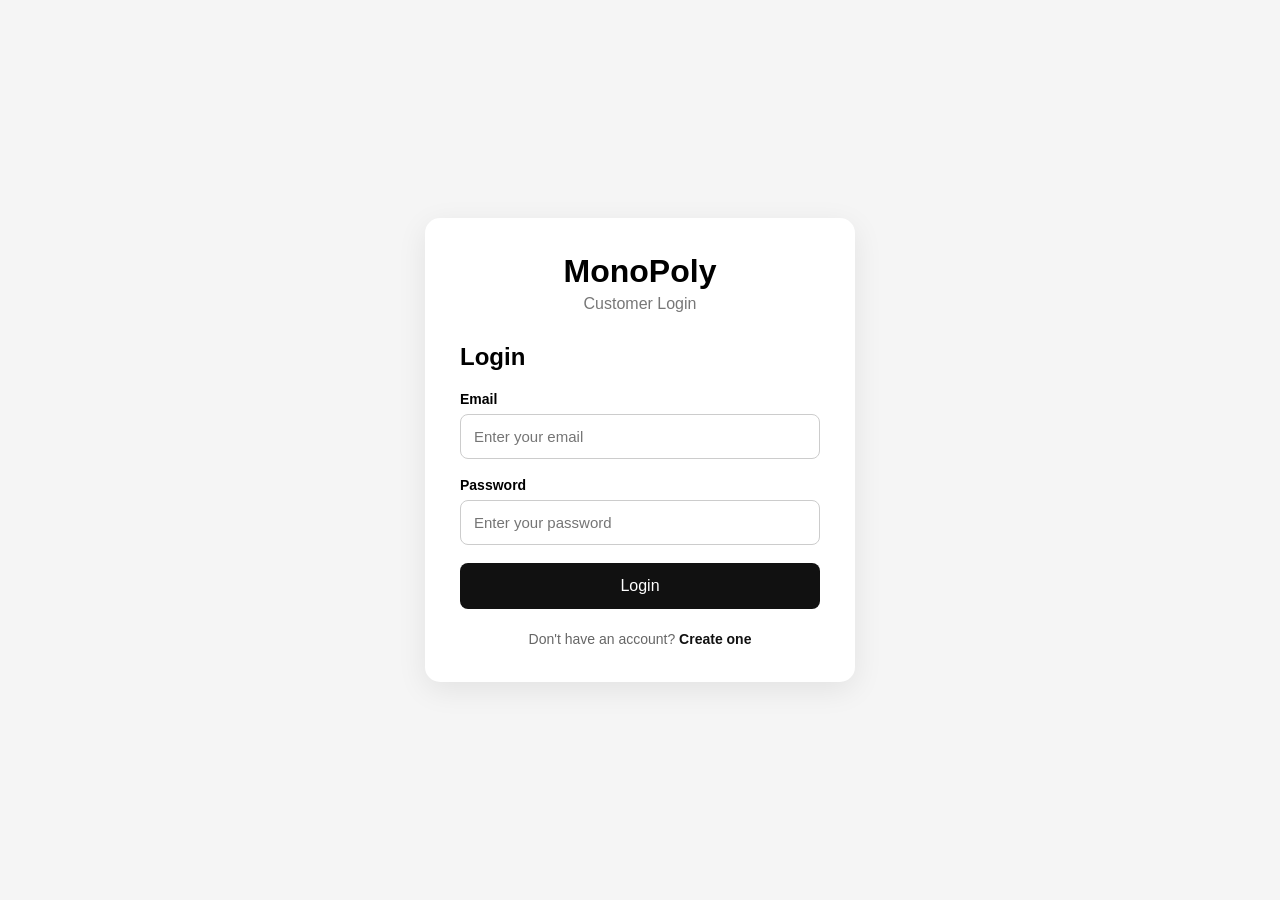
<file: login.html>
<!DOCTYPE html>
<html lang="en">
<head>
    <meta charset="UTF-8">
    <meta name="viewport" content="width=device-width, initial-scale=1.0">

    <title>KAKA - Login</title>

    <style>
        * {
            box-sizing: border-box;
        }

        body {
            margin: 0;
            min-height: 100vh;
            font-family: Arial, sans-serif;
            background: #f5f5f5;
            display: flex;
            align-items: center;
            justify-content: center;
            padding: 20px;
        }

        .login-box {
            width: 100%;
            max-width: 430px;
            background: white;
            padding: 35px;
            border-radius: 15px;
            box-shadow: 0 8px 30px rgba(0, 0, 0, 0.08);
        }

        .logo {
            text-align: center;
            font-size: 32px;
            font-weight: bold;
            margin-bottom: 5px;
        }

        .subtitle {
            text-align: center;
            color: #777;
            margin-bottom: 30px;
        }

        h2 {
            margin-bottom: 20px;
        }

        label {
            display: block;
            margin-bottom: 7px;
            font-size: 14px;
            font-weight: bold;
        }

        input {
            width: 100%;
            padding: 13px;
            border: 1px solid #ccc;
            border-radius: 8px;
            font-size: 15px;
            margin-bottom: 18px;
            outline: none;
        }

        input:focus {
            border-color: #111;
        }

        button {
            width: 100%;
            padding: 14px;
            background: #111;
            color: white;
            border: none;
            border-radius: 8px;
            font-size: 16px;
            cursor: pointer;
        }

        button:hover {
            background: #333;
        }

        button:disabled {
            background: #888;
            cursor: not-allowed;
        }

        .message {
            margin-top: 15px;
            padding: 10px;
            border-radius: 7px;
            display: none;
            font-size: 14px;
        }

        .message.error {
            display: block;
            background: #ffe5e5;
            color: #a00000;
        }

        .message.success {
            display: block;
            background: #e5f7e8;
            color: #176b25;
        }

        .signup-link {
            text-align: center;
            margin-top: 22px;
            font-size: 14px;
            color: #666;
        }

        .signup-link a {
            color: #111;
            font-weight: bold;
            text-decoration: none;
        }

        .signup-link a:hover {
            text-decoration: underline;
        }
    </style>
</head>

<body>

<div class="login-box">

    <div class="logo">
        <span data-store-name></span>
    </div>

    <div class="subtitle">
        Customer Login
    </div>

    <h2>
        Login
    </h2>

    <form id="loginForm">

        <label for="email">
            Email
        </label>

        <input
            type="email"
            id="email"
            placeholder="Enter your email"
            required
        >


        <label for="password">
            Password
        </label>

        <input
            type="password"
            id="password"
            placeholder="Enter your password"
            required
        >


        <button
            type="submit"
            id="loginButton"
        >
            Login
        </button>

    </form>


    <div
        id="message"
        class="message"
    ></div>


    <div class="signup-link">

        Don't have an account?

        <a href="sign up.html">
            Create one
        </a>

    </div>

</div>

<script src="store-config.js"></script>
<script>

    const SUPABASE_URL =
        "https://oikdlfdviruwwukwosmn.supabase.co";

    const SUPABASE_KEY =
        "sb_publishable_bMEfqkt2eZPBiNDXY8gbEA_okVZKsLU";


    const loginForm =
        document.getElementById(
            "loginForm"
        );

    const loginButton =
        document.getElementById(
            "loginButton"
        );

    const message =
        document.getElementById(
            "message"
        );


    function showMessage(
        text,
        type
    ) {

        message.textContent =
            text;

        message.className =
            "message " + type;
    }


    loginForm.addEventListener(
        "submit",
        async event => {

            event.preventDefault();


            const email =
                document
                    .getElementById("email")
                    .value
                    .trim();

            const password =
                document
                    .getElementById("password")
                    .value;


            loginButton.disabled =
                true;

            loginButton.textContent =
                "Logging in...";


            try {

                const response =
                    await fetch(
                        SUPABASE_URL +
                        "/auth/v1/token?grant_type=password",
                        {
                            method: "POST",

                            headers: {
                                "Content-Type":
                                    "application/json",

                                apikey:
                                    SUPABASE_KEY
                            },

                            body:
                                JSON.stringify({
                                    email:
                                        email,

                                    password:
                                        password
                                })
                        }
                    );


                const data =
                    await response.json();


                if (!response.ok) {
 
                    throw new Error(
                        data.error_description ||
                        data.msg ||
                        data.message ||
                        "Invalid email or password."
                    );
                }


                /*
                    Save the Supabase session.
                    We will use this later when
                    sending messages.
                */

                localStorage.setItem(
                    "kaka_access_token",
                    data.access_token
                );

                localStorage.setItem(
                    "kaka_refresh_token",
                    data.refresh_token
                );

                localStorage.setItem(
                    "kaka_user",
                    JSON.stringify(
                        data.user
                    )
                );


                showMessage(
                    "Login successful! Opening catalogue...",
                    "success"
                );


               setTimeout(() => {
    sessionStorage.setItem("kaka_login_completed", "true");
    window.location.replace("user.html");
}, 800);


            } catch (error) {

                console.error(error);

                showMessage(
                    error.message,
                    "error"
                );

            } finally {

                loginButton.disabled =
                    false;

                loginButton.textContent =
                    "Login";
            }

        }
    );

</script>

</body>
</html>
</file>
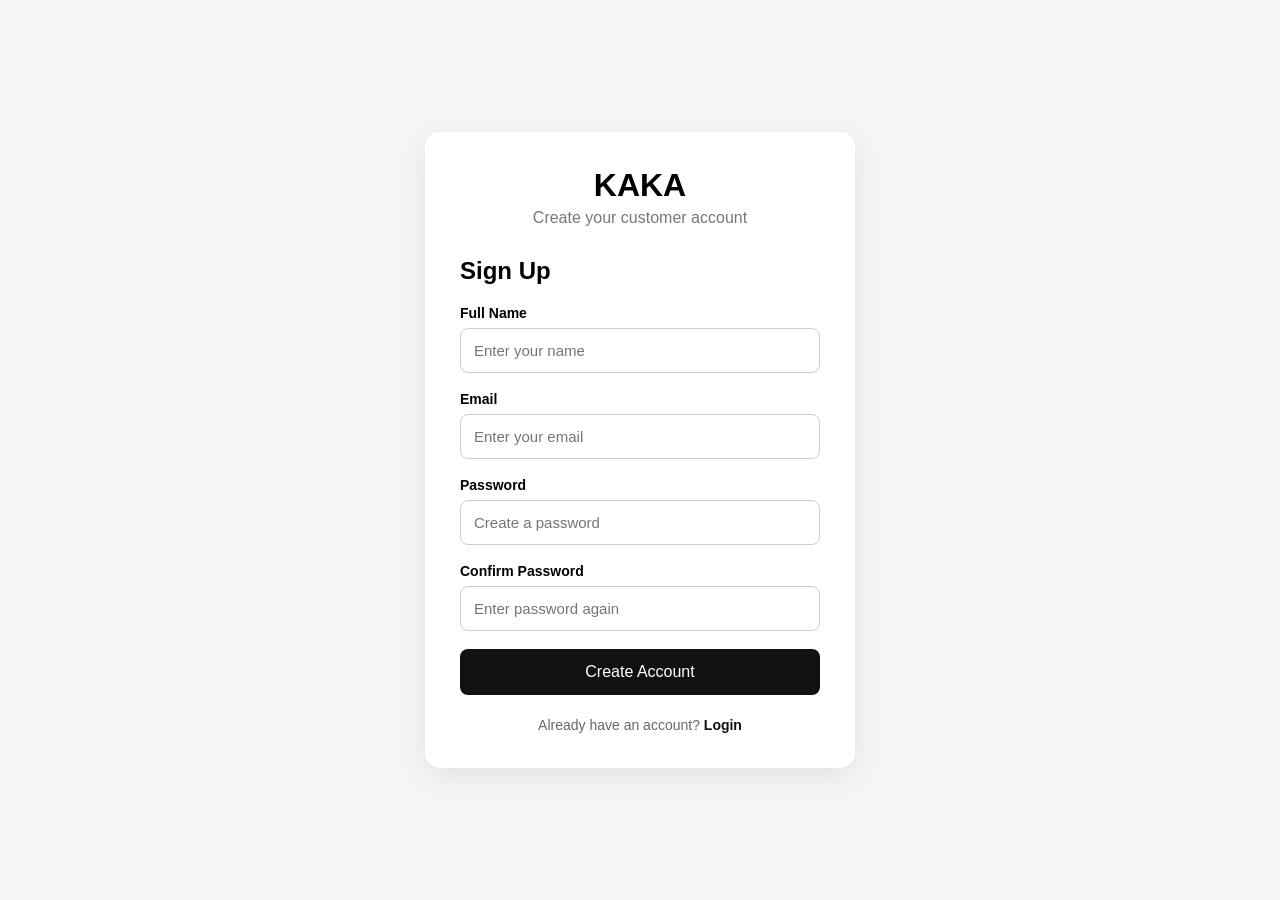
<file: sign up.html>
<!DOCTYPE html>
<html lang="en">
<head>
    <meta charset="UTF-8">
    <meta name="viewport" content="width=device-width, initial-scale=1.0">

    <title>KAKA - Sign Up</title>

    <style>
        * {
            box-sizing: border-box;
        }

        body {
            margin: 0;
            min-height: 100vh;
            font-family: Arial, sans-serif;
            background: #f5f5f5;
            display: flex;
            align-items: center;
            justify-content: center;
            padding: 20px;
        }

        .signup-box {
            width: 100%;
            max-width: 430px;
            background: white;
            padding: 35px;
            border-radius: 15px;
            box-shadow: 0 8px 30px rgba(0, 0, 0, 0.08);
        }

        .logo {
            text-align: center;
            font-size: 32px;
            font-weight: bold;
            margin-bottom: 5px;
        }

        .subtitle {
            text-align: center;
            color: #777;
            margin-bottom: 30px;
        }

        h2 {
            margin-bottom: 20px;
        }

        label {
            display: block;
            margin-bottom: 7px;
            font-size: 14px;
            font-weight: bold;
        }

        input {
            width: 100%;
            padding: 13px;
            border: 1px solid #ccc;
            border-radius: 8px;
            font-size: 15px;
            margin-bottom: 18px;
            outline: none;
        }

        input:focus {
            border-color: #111;
        }

        button {
            width: 100%;
            padding: 14px;
            background: #111;
            color: white;
            border: none;
            border-radius: 8px;
            font-size: 16px;
            cursor: pointer;
        }

        button:hover {
            background: #333;
        }

        button:disabled {
            background: #888;
            cursor: not-allowed;
        }

        .message {
            margin-top: 15px;
            padding: 10px;
            border-radius: 7px;
            display: none;
            font-size: 14px;
        }

        .message.error {
            display: block;
            background: #ffe5e5;
            color: #a00000;
        }

        .message.success {
            display: block;
            background: #e5f7e8;
            color: #176b25;
        }

        .login-link {
            text-align: center;
            margin-top: 22px;
            font-size: 14px;
            color: #666;
        }

        .login-link a {
            color: #111;
            font-weight: bold;
            text-decoration: none;
        }

        .login-link a:hover {
            text-decoration: underline;
        }
    </style>
</head>

<body>

<div class="signup-box">

    <div class="logo">
        KAKA
    </div>

    <div class="subtitle">
        Create your customer account
    </div>

    <h2>
        Sign Up
    </h2>

    <form id="signupForm">

        <label for="name">
            Full Name
        </label>

        <input
            type="text"
            id="name"
            placeholder="Enter your name"
            required
        >


        <label for="email">
            Email
        </label>

        <input
            type="email"
            id="email"
            placeholder="Enter your email"
            required
        >


        <label for="password">
            Password
        </label>

        <input
            type="password"
            id="password"
            placeholder="Create a password"
            minlength="6"
            required
        >


        <label for="confirmPassword">
            Confirm Password
        </label>

        <input
            type="password"
            id="confirmPassword"
            placeholder="Enter password again"
            minlength="6"
            required
        >


        <button
            type="submit"
            id="signupButton"
        >
            Create Account
        </button>

    </form>


    <div
        id="message"
        class="message"
    ></div>


    <div class="login-link">

        Already have an account?

        <a href="login.html">
            Login
        </a>

    </div>

</div>


<script>

    const SUPABASE_URL =
        "https://oikdlfdviruwwukwosmn.supabase.co";

    const SUPABASE_KEY =
        "sb_publishable_bMEfqkt2eZPBiNDXY8gbEA_okVZKsLU";


    const signupForm =
        document.getElementById(
            "signupForm"
        );

    const signupButton =
        document.getElementById(
            "signupButton"
        );

    const message =
        document.getElementById(
            "message"
        );


    function showMessage(
        text,
        type
    ) {

        message.textContent =
            text;

        message.className =
            "message " + type;
    }


    signupForm.addEventListener(
        "submit",
        async event => {

            event.preventDefault();


            const name =
                document
                    .getElementById("name")
                    .value
                    .trim();

            const email =
                document
                    .getElementById("email")
                    .value
                    .trim();

            const password =
                document
                    .getElementById("password")
                    .value;

            const confirmPassword =
                document
                    .getElementById(
                        "confirmPassword"
                    )
                    .value;


            if (!name) {

                showMessage(
                    "Please enter your name.",
                    "error"
                );

                return;
            }


            if (
                password !==
                confirmPassword
            ) {

                showMessage(
                    "Passwords do not match.",
                    "error"
                );

                return;
            }


            if (password.length < 6) {

                showMessage(
                    "Password must be at least 6 characters.",
                    "error"
                );

                return;
            }


            signupButton.disabled =
                true;

            signupButton.textContent =
                "Creating account...";


            try {

                const response =
                    await fetch(
                        SUPABASE_URL +
                        "/auth/v1/signup",
                        {
                            method: "POST",

                            headers: {
                                "Content-Type":
                                    "application/json",

                                apikey:
                                    SUPABASE_KEY
                            },

                            body:
                                JSON.stringify({
                                    email:
                                        email,

                                    password:
                                        password,

                                    data: {
                                        full_name:
                                            name
                                    }
                                })
                        }
                    );


                const data =
                    await response.json();


                if (!response.ok) {

                    throw new Error(
                        data.msg ||
                        data.message ||
                        data.error_description ||
                        "Unable to create account."
                    );
                }


                /*
                    Supabase may require
                    email confirmation depending
                    on your project settings.
                */

                showMessage(
                    "Account created successfully! Check your email if verification is required.",
                    "success"
                );


                signupForm.reset();


                setTimeout(
                    () => {

                        window.location.href =
                            "login.html";

                    },
                    2500
                );


            } catch (error) {

                console.error(error);

                showMessage(
                    error.message,
                    "error"
                );

            } finally {

                signupButton.disabled =
                    false;

                signupButton.textContent =
                    "Create Account";
            }

        }
    );

</script>

</body>
</html>
</file>
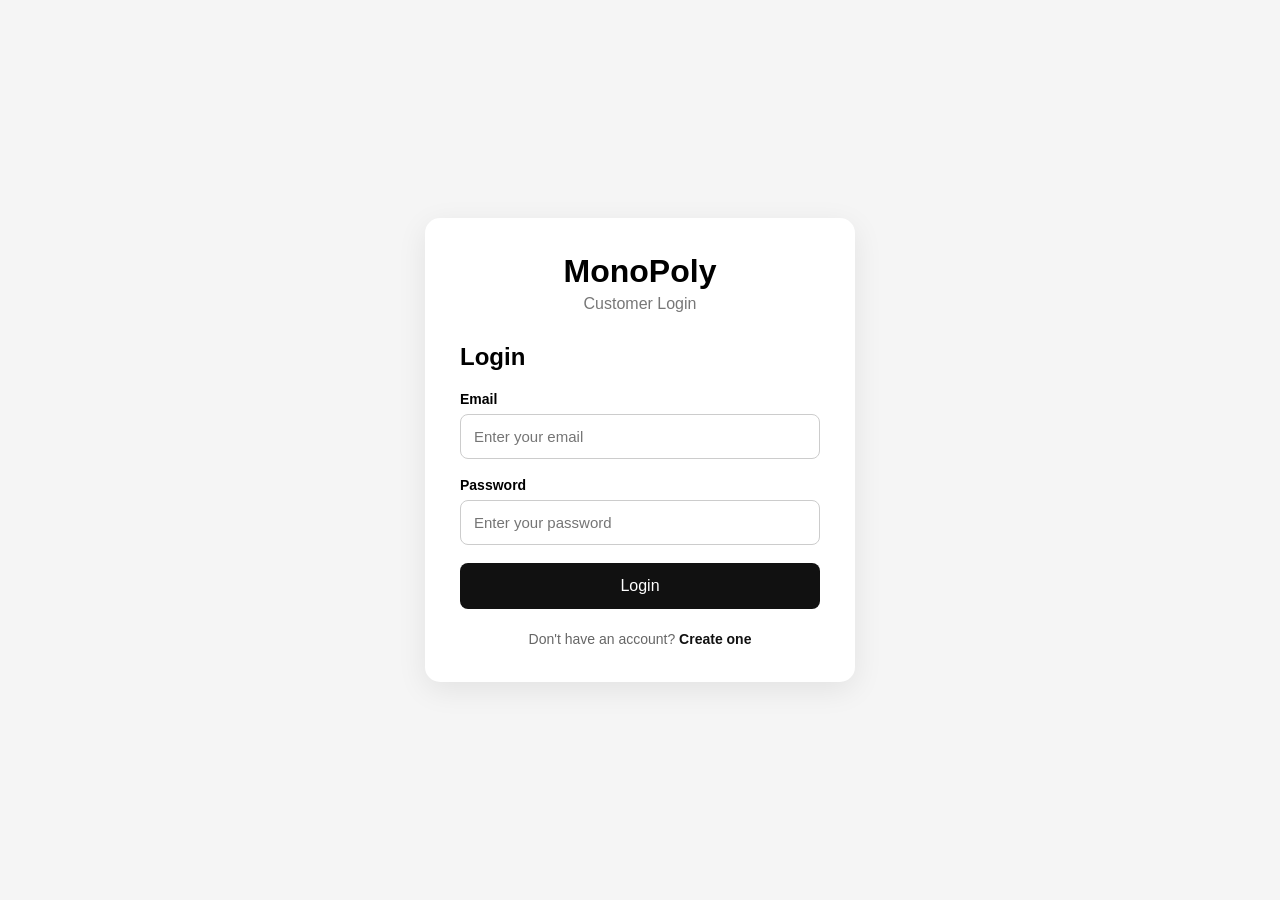
<file: user.html>
<!DOCTYPE html>
<html lang="en">
<head>
<meta charset="UTF-8">
<meta name="viewport" content="width=device-width, initial-scale=1.0">
<title>KAKA Product Catalogue</title>
<link rel="stylesheet" href="user.css">
</head>
<body>

<header>
    <div class="header-left">
        <div class="logo" data-store-name></div>
        <div class="subtitle">Where Style Meets Your Imagination</div>
    </div>
    <div class="header-right">
        <button class="header-button" id="myMessagesButton" type="button">
            My Messages
            <span id="messageBadge" class="message-badge">0</span>
        </button>
        <button type="button" class="header-button dark" id="logoutButton">Logout</button>
    </div>
</header>

<div class="search-area">
    <input type="text" id="searchInput" placeholder="Search products...">
</div>

<div class="main-container">
    <div id="filterOverlay" class="filter-overlay"></div>

    <aside id="filtersSidebar" class="filters">
        <div class="filters-header">
            <h2>Filters</h2>
            <button id="closeFilters" class="close-filters" type="button" aria-label="Close filters">×</button>
        </div>

        <div class="filter-group">
            <label for="brandFilter">Brand</label>
            <select id="brandFilter">
                <option value="">All Brands</option>
            </select>
        </div>

        <div class="filter-group">
            <label for="categoryFilter">Category</label>
            <select id="categoryFilter">
                <option value="">All Categories</option>
            </select>
        </div>

        <div class="filter-group">
            <label for="genderFilter">Gender</label>
            <select id="genderFilter">
                <option value="">All</option>
            </select>
        </div>

        <div class="filter-group">
            <label for="sizeFilter">Size</label>
            <select id="sizeFilter">
                <option value="">All Sizes</option>
            </select>
        </div>

        <div class="filter-group">
            <label for="colourFilter">Colour</label>
            <select id="colourFilter">
                <option value="">All Colours</option>
            </select>
        </div>

        <div class="filter-group">
            <label>Price Range</label>
            <div class="price-row">
                <input type="number" id="minPrice" placeholder="Min ₹" min="0">
                <input type="number" id="maxPrice" placeholder="Max ₹" min="0">
            </div>
        </div>

        <button id="clearFilters" type="button">Clear Filters</button>
    </aside>

    <main class="products-area">
        <div class="products-top">
            <div class="products-top-left">
                <div id="productCount">Loading products...</div>
                <button id="openFilters" class="filters-button" type="button">☰ Filters</button>
            </div>

            <div class="sort-area">
                <label for="sortSelect">Sort:</label>
                <select id="sortSelect">
                    <option value="newest">Newest first</option>
                    <option value="price-low">Price: Low → High</option>
                    <option value="price-high">Price: High → Low</option>
                    <option value="name-az">Name: A → Z</option>
                    <option value="name-za">Name: Z → A</option>
                </select>
            </div>
        </div>

        <div id="productGrid" class="product-grid"></div>
    </main>
</div>

<!-- PRODUCT MODAL -->
<div id="productModal" class="modal">
    <div class="modal-content">
        <button class="close-modal" id="closeModal" type="button">×</button>

        <div class="gallery">
            <div class="main-gallery-image">
                <img id="modalMainImage" src="" alt="Product image">
                <button class="gallery-button prev" id="prevImage" type="button">‹</button>
                <button class="gallery-button next" id="nextImage" type="button">›</button>
                <div class="gallery-counter" id="galleryCounter">1 / 1</div>
            </div>
            <div class="thumbnails" id="thumbnailContainer"></div>
        </div>

        <div class="product-details">
            <div class="detail-brand" id="modalBrand"></div>
            <h1 class="detail-name" id="modalName"></h1>
            <div class="detail-price" id="modalPrice"></div>
            <div class="detail-meta" id="modalMeta"></div>

            <div class="size-section" id="sizeSection">
                <h3>Select Size</h3>
                <div class="size-buttons" id="sizeButtons"></div>
                <div class="stock-message" id="stockMessage"></div>
            </div>

            <div class="description" id="modalDescription"></div>

            <div class="message-section" id="messageSection">
                <h3>Enquire About This Product</h3>
                <div class="message-subtitle" id="messageSubtitle">
                    <p>Send a message to the</p> <span data-store-name></span> <p>  team about this product.</p>
                </div>
                <div id="messageArea"></div>
            </div>
        </div>
    </div>
</div>

<!-- MY MESSAGES MODAL -->
<div id="messagesModal" class="messages-modal">
    <div class="messages-content">
        <div class="messages-header">
            <h2>My Messages</h2>
            <div style="display:flex; gap:8px; align-items:center;">
                <button class="refresh-messages" id="refreshMessagesButton" type="button">Refresh</button>
                <button class="close-messages" id="closeMessagesButton" type="button">×</button>
            </div>
        </div>

        <div id="myMessagesArea">Loading...</div>
        
        <div class="reply-box-container">
            <textarea id="replyInput" class="reply-input" placeholder="Write a reply..."></textarea>
            <button id="sendReplyButton" class="reply-send-button">Send Reply</button>
        </div>
    </div>
</div>

<!-- Floating Chat Widget -->
<div id="chatWidget" class="chat-widget-container">
    <button type="button" id="chatBubbleBtn" class="chat-bubble-btn">💬</button>
    <div id="chatPopupBox" class="chat-popup-box">
        <div class="chat-popup-header">
            <h3><span data-store-name>Support</span> Support</h3>
            <button type="button" id="closeChatPopup" class="chat-close-btn">&times;</button>
        </div>
        <div id="chatPopupBody" class="chat-popup-body"></div>
        <div class="chat-popup-footer">
            <textarea id="popupReplyInput" class="chat-popup-input" placeholder="Type a message..."></textarea>
            <button type="button" id="popupSendBtn" class="chat-popup-send">Send</button>
        </div>
    </div>
</div>

<!-- Footer -->
<footer class="site-footer">
    <div class="footer-content">
        <div class="footer-brand">
            <h3><span data-store-name></span> Catalogue</h3>
            <p>Your premium destination for exclusive collections and direct product enquiries.</p>
        </div>
        <div class="footer-links">
            <h4>Quick Links</h4>
            <ul>
                <li><a href="#" id="footerMessagesLink">My Messages</a></li>
                <li><a href="login.html">Account Login</a></li>
            </ul>
        </div>
        <div class="footer-info">
            <h4>Support</h4>
            <p>Need help? Use the chat icon on any product card or reach out via your messages dashboard.</p>
        </div>
    </div>
    <div class="footer-bottom">
        <p>&copy; 2026 <span data-store-name></span>. All rights reserved.</p>
    </div>
</footer>

<!-- Toast Notification Container -->
<div id="toastContainer"></div>
<script src="store-config.js"></script>
<script src="user.js"></script>

</body>
</html>
</file>
<file: user.css>
* {
    box-sizing: border-box;
}

html, body {
    height: 100%;
}

body {
    margin: 0;
    font-family: -apple-system, BlinkMacSystemFont, "Segoe UI", Roboto, Helvetica, Arial, sans-serif;
    background: #f8fafc;
    color: #0f172a;
    -webkit-font-smoothing: antialiased;
    display: flex;
    flex-direction: column;
}

/* =========================
   HEADER
========================= */

header {
    background: linear-gradient(135deg, #0f172a 0%, #1e293b 100%);
    color: white;
    padding: 22px 36px;
    display: flex;
    align-items: center;
    justify-content: space-between;
    gap: 20px;
    box-shadow: 0 4px 20px -2px rgba(15, 23, 42, 0.15);
    position: sticky;
    top: 0;
    z-index: 100;
}

.logo {
    font-size: 28px;
    font-weight: 800;
    letter-spacing: -0.5px;
    background: linear-gradient(to right, #ffffff, #93c5fd);
    -webkit-background-clip: text;
    background-clip: text;
    -webkit-text-fill-color: transparent;
}

.subtitle {
    color: #94a3b8;
    font-size: 13px;
    margin-top: 4px;
    font-weight: 500;
}

.header-left {
    display: flex;
    flex-direction: column;
}

.header-right {
    display: flex;
    align-items: center;
    gap: 12px;
    flex-wrap: wrap;
}

.header-button {
    border: none;
    border-radius: 10px;
    padding: 10px 16px;
    background: rgba(255, 255, 255, 0.1);
    color: white;
    cursor: pointer;
    font-size: 14px;
    font-weight: 600;
    backdrop-filter: blur(4px);
    transition: all 0.2s ease;
}

.header-button:hover {
    background: rgba(255, 255, 255, 0.2);
    transform: translateY(-1px);
}

.header-button.dark {
    background: #0084ff;
    color: white;
    box-shadow: 0 4px 12px rgba(0, 132, 255, 0.3);
}

.header-button.dark:hover {
    background: #006dd9;
}

/* =========================
   SEARCH
========================= */

.search-area {
    max-width: 900px;
    margin: 30px auto 15px;
    padding: 0 20px;
    width: 100%;
}

#searchInput {
    width: 100%;
    padding: 16px 20px;
    border: 1px solid #e2e8f0;
    border-radius: 14px;
    font-size: 15px;
    outline: none;
    background: white;
    box-shadow: 0 4px 12px rgba(0, 0, 0, 0.02);
    transition: all 0.2s ease;
}

#searchInput:focus {
    border-color: #0084ff;
    box-shadow: 0 4px 20px rgba(0, 132, 255, 0.12);
}

/* =========================
   MAIN
========================= */

.main-container {
    max-width: 1400px;
    margin: auto;
    padding: 20px 24px 40px;
    width: 100%;
    flex: 1;
}

/* =========================
   FILTER OVERLAY & SIDEBAR
========================= */

.filter-overlay {
    display: none;
    position: fixed;
    inset: 0;
    background: rgba(15, 23, 42, 0.5);
    backdrop-filter: blur(4px);
    z-index: 900;
    transition: opacity 0.2s ease;
}

.filter-overlay.active {
    display: block;
}

.filters {
    position: fixed;
    top: 0;
    left: 0;
    width: 340px;
    max-width: 90vw;
    height: 100vh;
    background: white;
    padding: 28px;
    overflow-y: auto;
    box-shadow: 10px 0 30px rgba(0, 0, 0, 0.1);
    z-index: 1000;
    transform: translateX(-105%);
    transition: transform 0.3s cubic-bezier(0.16, 1, 0.3, 1);
}

.filters.active {
    transform: translateX(0);
}

.filters-header {
    display: flex;
    justify-content: space-between;
    align-items: center;
    gap: 15px;
    margin-bottom: 25px;
    padding-bottom: 15px;
    border-bottom: 1px solid #f1f5f9;
}

.filters-header h2 {
    margin: 0;
    font-size: 20px;
    font-weight: 700;
}

.close-filters {
    width: 36px;
    height: 36px;
    border: none;
    border-radius: 50%;
    background: #f1f5f9;
    color: #475569;
    font-size: 18px;
    cursor: pointer;
    display: flex;
    align-items: center;
    justify-content: center;
    transition: background 0.2s;
}

.close-filters:hover {
    background: #e2e8f0;
    color: #0f172a;
}

.filter-group {
    margin-bottom: 20px;
}

.filter-group label {
    display: block;
    font-size: 12px;
    font-weight: 700;
    color: #475569;
    margin-bottom: 8px;
    text-transform: uppercase;
    letter-spacing: 0.5px;
}

.filter-group select,
.filter-group input {
    width: 100%;
    padding: 11px 14px;
    border: 1px solid #cbd5e1;
    border-radius: 10px;
    background: #fff;
    font-size: 14px;
    outline: none;
    transition: border-color 0.2s;
}

.filter-group select:focus,
.filter-group input:focus {
    border-color: #0084ff;
}

.price-row {
    display: flex;
    gap: 10px;
}

.price-row input {
    min-width: 0;
}

#clearFilters {
    width: 100%;
    padding: 12px;
    border: none;
    background: #0f172a;
    color: white;
    border-radius: 10px;
    cursor: pointer;
    font-size: 14px;
    font-weight: 600;
    transition: background 0.2s;
}

#clearFilters:hover {
    background: #1e293b;
}

/* =========================
   PRODUCTS AREA
========================= */

.products-area {
    min-width: 0;
}

.products-top {
    display: flex;
    justify-content: space-between;
    align-items: center;
    gap: 15px;
    margin-bottom: 24px;
    flex-wrap: wrap;
}

.products-top-left {
    display: flex;
    align-items: center;
    gap: 12px;
    flex-wrap: wrap;
}

#productCount {
    font-size: 14px;
    font-weight: 600;
    color: #64748b;
}

.filters-button {
    border: none;
    border-radius: 10px;
    padding: 10px 18px;
    background: #0f172a;
    color: white;
    cursor: pointer;
    font-size: 14px;
    font-weight: 600;
    display: inline-flex;
    align-items: center;
    gap: 6px;
    box-shadow: 0 2px 6px rgba(15, 23, 42, 0.1);
    transition: all 0.2s ease;
}

.filters-button:hover {
    background: #1e293b;
    transform: translateY(-1px);
}

.sort-area {
    display: flex;
    align-items: center;
    gap: 10px;
}

.sort-area label {
    font-size: 13px;
    font-weight: 600;
    color: #475569;
}

#sortSelect {
    padding: 10px 14px;
    border: 1px solid #cbd5e1;
    border-radius: 10px;
    background: white;
    font-size: 14px;
    font-weight: 500;
    cursor: pointer;
    outline: none;
}

#sortSelect:focus {
    border-color: #0084ff;
}

/* =========================
   PRODUCT GRID
========================= */

.product-grid {
    display: grid;
    grid-template-columns: repeat(4, minmax(0, 1fr));
    gap: 24px;
}

.product-card {
    background: white;
    border-radius: 16px;
    overflow: hidden;
    border: 1px solid #e2e8f0;
    cursor: pointer;
    transition: all 0.25s cubic-bezier(0.16, 1, 0.3, 1);
    box-shadow: 0 4px 6px -1px rgba(0, 0, 0, 0.02), 0 2px 4px -2px rgba(0, 0, 0, 0.02);
}

.product-card:hover {
    transform: translateY(-5px);
    box-shadow: 0 20px 25px -5px rgba(0, 0, 0, 0.08), 0 8px 10px -6px rgba(0, 0, 0, 0.04);
    border-color: #cbd5e1;
}

.product-image-container {
    position: relative;
    width: 100%;
    aspect-ratio: 1 / 1;
    background: #f1f5f9;
    overflow: hidden;
}

.product-image {
    width: 100%;
    height: 100%;
    object-fit: cover;
    display: block;
    transition: transform 0.4s ease;
}

.product-card:hover .product-image {
    transform: scale(1.04);
}

.image-count {
    position: absolute;
    right: 12px;
    bottom: 12px;
    background: rgba(15, 23, 42, 0.75);
    backdrop-filter: blur(4px);
    color: white;
    padding: 5px 10px;
    border-radius: 8px;
    font-size: 11px;
    font-weight: 600;
}

.product-info {
    padding: 18px;
}

.product-brand {
    color: #64748b;
    font-size: 12px;
    font-weight: 700;
    text-transform: uppercase;
    letter-spacing: 0.5px;
    margin-bottom: 4px;
}

.product-name {
    font-size: 16px;
    font-weight: 700;
    color: #0f172a;
    margin-bottom: 6px;
    line-height: 1.3;
}

.product-meta {
    color: #64748b;
    font-size: 13px;
    margin-bottom: 12px;
}

.product-price {
    font-size: 18px;
    font-weight: 800;
    color: #0f172a;
}

.stock-badge {
    display: inline-block;
    margin-top: 10px;
    padding: 5px 10px;
    border-radius: 6px;
    font-size: 11px;
    font-weight: 700;
    background: #f1f5f9;
    color: #475569;
}

.product-msg-icon-btn {
    background-color: #0084ff !important;
    color: #ffffff !important;
    border: none;
    border-radius: 50%;
    width: 38px;
    height: 38px;
    display: inline-flex;
    align-items: center;
    justify-content: center;
    cursor: pointer;
    font-size: 16px;
    box-shadow: 0 4px 12px rgba(0, 132, 255, 0.35);
    transition: all 0.2s ease;
}

.product-msg-icon-btn:hover {
    background-color: #006dd9 !important;
    transform: scale(1.1);
    box-shadow: 0 6px 16px rgba(0, 132, 255, 0.45);
}

.no-products {
    background: white;
    padding: 60px 20px;
    text-align: center;
    border-radius: 16px;
    border: 1px dashed #cbd5e1;
    color: #64748b;
    font-size: 15px;
}

/* =========================
   MODAL & GALLERY
========================= */

.modal {
    display: none;
    position: fixed;
    inset: 0;
    background: rgba(15, 23, 42, 0.7);
    backdrop-filter: blur(6px);
    z-index: 1000;
    padding: 24px;
    overflow-y: auto;
}

.modal.active {
    display: flex;
    align-items: center;
    justify-content: center;
}

.modal-content {
    width: min(1000px, 100%);
    max-height: calc(100vh - 48px);
    background: white;
    border-radius: 24px;
    overflow: hidden;
    position: relative;
    display: grid;
    grid-template-columns: minmax(0, 1fr) minmax(0, 1fr);
    min-height: 600px;
    box-shadow: 0 25px 50px -12px rgba(0, 0, 0, 0.25);
}

.close-modal {
    position: absolute;
    right: 18px;
    top: 18px;
    width: 40px;
    height: 40px;
    border-radius: 50%;
    border: none;
    background: rgba(15, 23, 42, 0.7);
    color: white;
    font-size: 22px;
    cursor: pointer;
    z-index: 20;
    display: flex;
    align-items: center;
    justify-content: center;
}

.gallery {
    background: #f1f5f9;
    padding: 24px;
    display: flex;
    flex-direction: column;
    overflow: hidden;
}

.main-gallery-image {
    flex: 1;
    position: relative;
    display: flex;
    align-items: center;
    justify-content: center;
    background: #e2e8f0;
    border-radius: 14px;
    overflow: hidden;
}

.main-gallery-image img {
    width: 100%;
    height: 100%;
    object-fit: contain;
}

.gallery-button {
    position: absolute;
    top: 50%;
    transform: translateY(-50%);
    width: 42px;
    height: 42px;
    border: none;
    border-radius: 50%;
    background: rgba(15, 23, 42, 0.7);
    color: white;
    font-size: 20px;
    cursor: pointer;
    z-index: 5;
    display: flex;
    align-items: center;
    justify-content: center;
}

.gallery-button.prev { left: 12px; }
.gallery-button.next { right: 12px; }

.gallery-counter {
    position: absolute;
    bottom: 12px;
    left: 50%;
    transform: translateX(-50%);
    background: rgba(15, 23, 42, 0.75);
    color: white;
    padding: 5px 12px;
    border-radius: 8px;
    font-size: 12px;
    font-weight: 600;
}

.thumbnails {
    display: flex;
    gap: 10px;
    overflow-x: auto;
    padding-top: 16px;
}

.thumbnail {
    width: 72px;
    height: 72px;
    flex: 0 0 auto;
    object-fit: cover;
    border-radius: 10px;
    border: 2px solid transparent;
    cursor: pointer;
}

.thumbnail.active { border-color: #0084ff; }

.product-details {
    padding: 36px;
    overflow-y: auto;
    background: white;
}

.detail-brand {
    color: #64748b;
    font-size: 13px;
    font-weight: 700;
    text-transform: uppercase;
    margin-bottom: 6px;
}

.detail-name {
    font-size: 32px;
    font-weight: 800;
    color: #0f172a;
    margin: 0 0 12px;
}

.detail-price {
    font-size: 26px;
    font-weight: 800;
    color: #0f172a;
    margin-bottom: 20px;
}

.size-section {
    margin-top: 24px;
}

.size-buttons {
    display: flex;
    flex-wrap: nowrap;
    overflow-x: auto;
    gap: 10px;
    padding-bottom: 6px;
}

.size-button {
    flex: 0 0 auto;
    min-width: 52px;
    padding: 12px 16px;
    border: 1px solid #cbd5e1;
    background: white;
    border-radius: 10px;
    cursor: pointer;
    font-weight: 700;
    font-size: 14px;
    color: #1e293b;
}

.size-button.selected {
    background: #0f172a;
    color: white;
    border-color: #0f172a;
}

.size-button.out-of-stock {
    color: #94a3b8;
    background: #f1f5f9;
    text-decoration: line-through;
    cursor: not-allowed;
}

/* =========================
   MY MESSAGES & CHAT WIDGET
========================= */

.messages-modal {
    display: none;
    position: fixed;
    inset: 0;
    background: rgba(15, 23, 42, 0.65);
    backdrop-filter: blur(6px);
    z-index: 2000;
    padding: 24px;
}

.messages-modal.active {
    display: flex;
    align-items: center;
    justify-content: center;
}

.messages-content {
    width: min(760px, 100%);
    height: min(80vh, 760px);
    display: flex;
    flex-direction: column;
    background: #ffffff;
    border-radius: 22px;
    box-shadow: 0 25px 90px rgba(0, 0, 0, 0.25);
    overflow: hidden;
}

.messages-header {
    display: flex;
    justify-content: space-between;
    align-items: center;
    padding: 20px 25px;
    border-bottom: 1px solid #e9edf2;
}

.messages-header h2 {
    margin: 0;
    font-size: 22px;
    font-weight: 800;
}

.close-messages, .refresh-messages {
    border: none;
    cursor: pointer;
    font-weight: 700;
}

.close-messages {
    width: 38px;
    height: 38px;
    border-radius: 50%;
    background: #f0f2f5;
    font-size: 22px;
}

.refresh-messages {
    border-radius: 20px;
    background: #e7f3ff;
    color: #0866ff;
    padding: 9px 14px;
    font-size: 13px;
}

#myMessagesArea {
    flex: 1;
    overflow-y: auto;
    background: #f9fafb;
    padding: 20px 25px;
}

.customer-message-card {
    background: #ffffff;
    border: 1px solid #e5e7eb;
    border-radius: 16px;
    padding: 20px;
    margin-bottom: 20px;
    cursor: pointer;
}

.customer-message-top {
    display: flex;
    justify-content: space-between;
    margin-bottom: 12px;
}

.customer-message-product {
    font-weight: 800;
    font-size: 16px;
}

.my-message-text {
    width: fit-content;
    max-width: 85%;
    margin-left: auto;
    padding: 12px 16px;
    background: #0084ff;
    color: #ffffff;
    border-radius: 16px 16px 4px 16px;
    font-size: 14px;
}

.admin-reply {
    width: fit-content;
    max-width: 85%;
    background: #f1f5f9;
    color: #1e293b;
    border-radius: 16px 16px 16px 4px;
    padding: 12px 16px;
    font-size: 14px;
}

.reply-box-container {
    padding: 16px 25px;
    border-top: 1px solid #e9edf2;
    background: #ffffff;
}

.reply-input {
    width: 100%;
    min-height: 60px;
    padding: 12px;
    border: 1px solid #cbd5e1;
    border-radius: 12px;
    font-family: inherit;
    outline: none;
}

.reply-send-button {
    margin-top: 10px;
    width: 100%;
    padding: 12px;
    background: #111827;
    color: white;
    border: none;
    border-radius: 10px;
    font-weight: 700;
    cursor: pointer;
}

/* Floating Chat Widget Styles */
.chat-widget-container {
    position: fixed;
    bottom: 25px;
    right: 25px;
    z-index: 3000;
}

.chat-bubble-btn {
    width: 55px;
    height: 55px;
    border-radius: 50%;
    background: #0084ff;
    color: white;
    border: none;
    font-size: 24px;
    cursor: pointer;
    box-shadow: 0 4px 15px rgba(0, 0, 0, 0.2);
    display: flex;
    align-items: center;
    justify-content: center;
}

.chat-popup-box {
    display: none;
    position: absolute;
    bottom: 70px;
    right: 0;
    width: 340px;
    height: 450px;
    background: #ffffff;
    border-radius: 16px;
    box-shadow: 0 10px 30px rgba(0, 0, 0, 0.2);
    border: 1px solid #e5e7eb;
    flex-direction: column;
    overflow: hidden;
}

.chat-popup-box.active {
    display: flex;
}

.chat-popup-header {
    background: #0084ff;
    color: white;
    padding: 14px 16px;
    display: flex;
    justify-content: space-between;
    align-items: center;
}

.chat-popup-header h3 { margin: 0; font-size: 16px; }

.chat-close-btn { background: none; border: none; color: white; font-size: 22px; cursor: pointer; }

.chat-popup-body { flex: 1; background: #f9fafb; padding: 12px; overflow-y: auto; }

.chat-popup-footer { padding: 10px; background: white; border-top: 1px solid #e5e7eb; display: flex; gap: 8px; }

.chat-popup-input { flex: 1; height: 36px; padding: 6px 10px; border: 1px solid #cbd5e1; border-radius: 18px; outline: none; }

.chat-popup-send { background: #0084ff; color: white; border: none; padding: 6px 14px; border-radius: 18px; font-weight: bold; cursor: pointer; }

/* =========================
   FOOTER STYLING
========================= */

.site-footer {
    background: #0f172a;
    color: #94a3b8;
    padding: 50px 36px 20px;
    margin-top: auto;
    width: 100%;
    border-top: 1px solid #1e293b;
}

.footer-content {
    max-width: 1400px;
    margin: 0 auto;
    display: grid;
    grid-template-columns: 2fr 1fr 1fr;
    gap: 40px;
    padding-bottom: 40px;
    border-bottom: 1px solid #1e293b;
}

.footer-brand h3 {
    color: white;
    font-size: 20px;
    font-weight: 800;
    margin: 0 0 10px;
    letter-spacing: -0.5px;
}

.footer-brand p,
.footer-info p {
    font-size: 14px;
    line-height: 1.6;
    margin: 0;
    color: #94a3b8;
}

.footer-links h4,
.footer-info h4 {
    color: white;
    font-size: 15px;
    font-weight: 700;
    margin: 0 0 14px;
    text-transform: uppercase;
    letter-spacing: 0.5px;
}

.footer-links ul {
    list-style: none;
    padding: 0;
    margin: 0;
}

.footer-links li {
    margin-bottom: 10px;
}

.footer-links a {
    color: #94a3b8;
    text-decoration: none;
    font-size: 14px;
    transition: color 0.2s;
}

.footer-links a:hover {
    color: #ffffff;
}

.footer-bottom {
    max-width: 1400px;
    margin: 20px auto 0;
    text-align: center;
    font-size: 13px;
    color: #64748b;
}

/* Responsive */
@media (max-width: 800px) {
    .footer-content {
        grid-template-columns: 1fr;
        gap: 30px;
    }
    
    .site-footer {
        padding: 40px 20px 20px;
    }
}

@media (max-width: 600px) {
    .product-grid { grid-template-columns: 1fr 1fr; }
    .modal-content { display: block; overflow-y: auto; }
}
/* =========================
   ENQUIRE / MESSAGE BOX STYLING
   ========================= */

.message-section {
    margin-top: 24px;
    padding-top: 20px;
    border-top: 1px solid #e2e8f0;
}

.message-section h3 {
    font-size: 16px;
    font-weight: 700;
    color: #0f172a;
    margin-bottom: 6px;
}

.message-subtitle {
    font-size: 13px;
    color: #64748b;
    margin-bottom: 12px;
}

.message-box {
    width: 100%;
    min-height: 90px;
    padding: 12px 14px;
    border: 1px solid #cbd5e1;
    border-radius: 10px;
    font-family: inherit;
    font-size: 14px;
    color: #0f172a;
    background: #ffffff;
    resize: vertical;
    outline: none;
    transition: border-color 0.2s, box-shadow 0.2s;
}

.message-box:focus {
    border-color: #0084ff;
    box-shadow: 0 0 0 3px rgba(0, 132, 255, 0.15);
}

.send-message-button {
    display: inline-block;
    width: 100%;
    margin-top: 10px;
    padding: 12px;
    background: #0084ff;
    color: white;
    border: none;
    border-radius: 10px;
    font-size: 14px;
    font-weight: 700;
    cursor: pointer;
    transition: background 0.2s, transform 0.1s;
}

.send-message-button:hover {
    background: #006dd9;
}

.send-message-button:active {
    transform: scale(0.99);
}

.send-message-button:disabled {
    background: #94a3b8;
    cursor: not-allowed;
}

.login-message {
    background: #f8fafc;
    border: 1px solid #e2e8f0;
    border-radius: 10px;
    padding: 16px;
    font-size: 13px;
    color: #475569;
    text-align: center;
}

.login-button {
    display: inline-block;
    margin-top: 10px;
    padding: 8px 16px;
    border-radius: 8px;
    background: #0084ff;
    color: white;
    text-decoration: none;
    font-weight: 600;
    font-size: 13px;
}

.login-button:hover {
    background: #006dd9;
}
/* =========================
   TOAST NOTIFICATIONS
========================= */
#toastContainer {
    position: fixed;
    bottom: 30px;
    left: 30px;
    z-index: 9999;
    display: flex;
    flex-direction: column;
    gap: 10px;
    pointer-events: none;
}

.toast {
    background: #0f172a;
    color: #ffffff;
    padding: 14px 20px;
    border-radius: 12px;
    font-size: 14px;
    font-weight: 600;
    box-shadow: 0 10px 25px rgba(0, 0, 0, 0.2);
    display: flex;
    align-items: center;
    gap: 10px;
    pointer-events: auto;
    animation: toastIn 0.3s cubic-bezier(0.16, 1, 0.3, 1) forwards;
    border-left: 4px solid #0084ff;
}

.toast.success { border-left-color: #16a34a; }
.toast.error { border-left-color: #dc2626; }

@keyframes toastIn {
    from {
        opacity: 0;
        transform: translateY(20px) scale(0.95);
    }
    to {
        opacity: 1;
        transform: translateY(0) scale(1);
    }
}

@keyframes toastOut {
    to {
        opacity: 0;
        transform: translateY(10px) scale(0.95);
    }
}
/* =========================
   MESSAGES BADGE
========================= */
.header-button {
    position: relative;
}

.message-badge {
    position: absolute;
    top: -6px;
    right: -6px;
    background: #dc2626;
    color: white;
    font-size: 11px;
    font-weight: 800;
    padding: 2px 6px;
    border-radius: 10px;
    box-shadow: 0 2px 6px rgba(220, 38, 38, 0.4);
    display: none;
}

.message-badge.active {
    display: inline-block;
}
</file>
